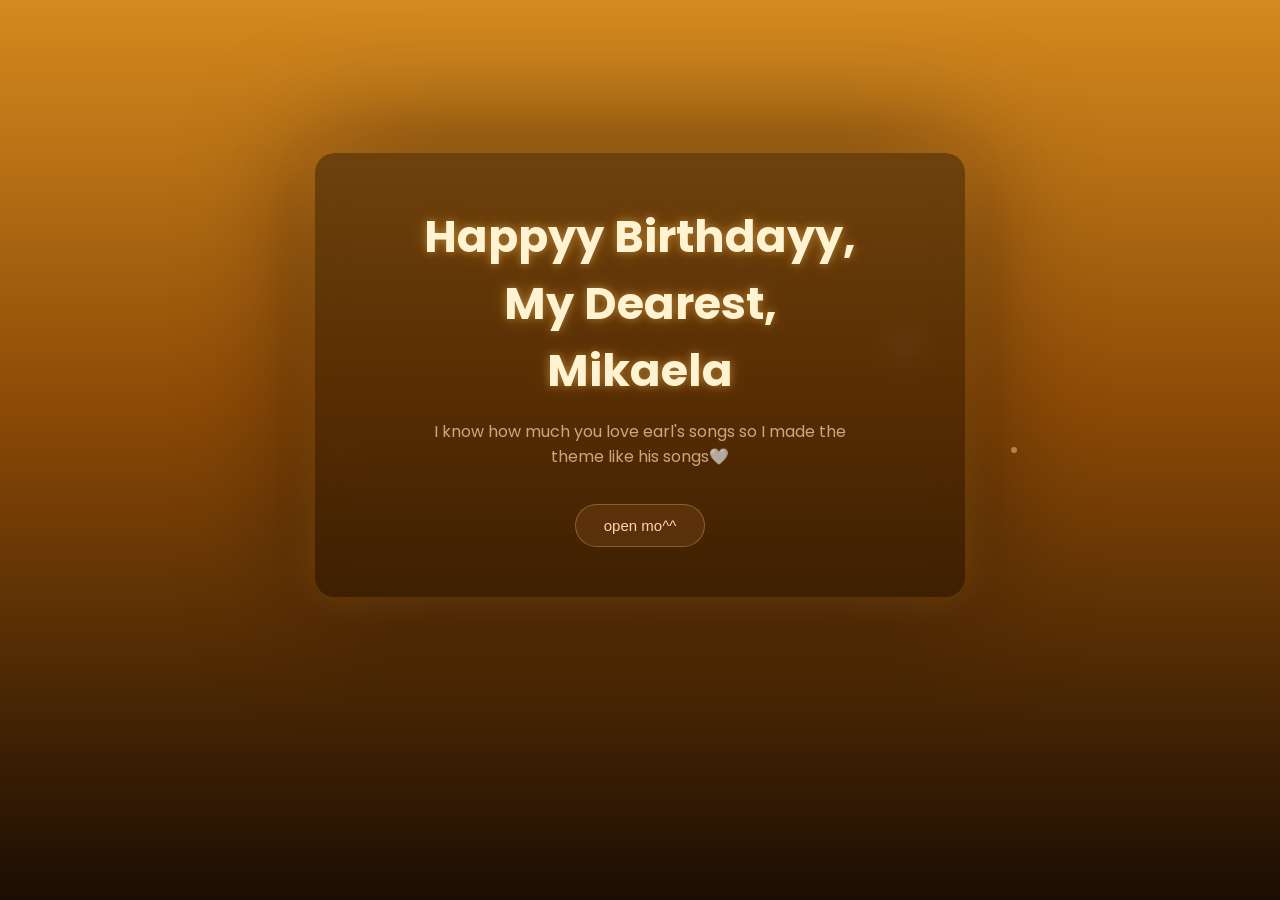
<file: index.html>
<!DOCTYPE html>
<html lang="en">
<head>
    <meta charset="UTF-8">
    <meta name="viewport" content="width=device-width, initial-scale=1.0">
    <title>for you</title>
    <link rel="stylesheet" href="kmcm.css">
</head>

<body>

<div class="overlay"></div>

<div class="container">
    <h1>Happyy Birthdayy,</h1>
    <h1>My Dearest, Mikaela</h1>

    <p class="subtitle">
        I know how much you love earl's songs so I made the theme like his songs🤍
    </p>

    <button onclick="goNext()">open mo^^</button>
</div>

<canvas id="stars"></canvas>

<script>
    function createGlow() {
        const glow = document.createElement("div");
        glow.classList.add("glow");

        glow.style.left = Math.random() * window.innerWidth + "px";
        glow.style.animationDuration = (Math.random() * 5 + 5) + "s";

        document.body.appendChild(glow);

        setTimeout(() => {
            glow.remove();
        }, 8000);
    }

    setInterval(createGlow, 400);

    function createSparkle() {
        const sparkle = document.createElement("div");
        sparkle.classList.add("sparkle");

        sparkle.style.left = Math.random() * window.innerWidth + "px";
        sparkle.style.top = Math.random() * window.innerHeight + "px";

        document.body.appendChild(sparkle);

        setTimeout(() => {
            sparkle.remove();
        }, 2000);
    }

    setInterval(createSparkle, 800);

    function goNext() {
        window.location.href = "wenz2.html";
    }
</script>


</div>
</body>
</html>
</file>
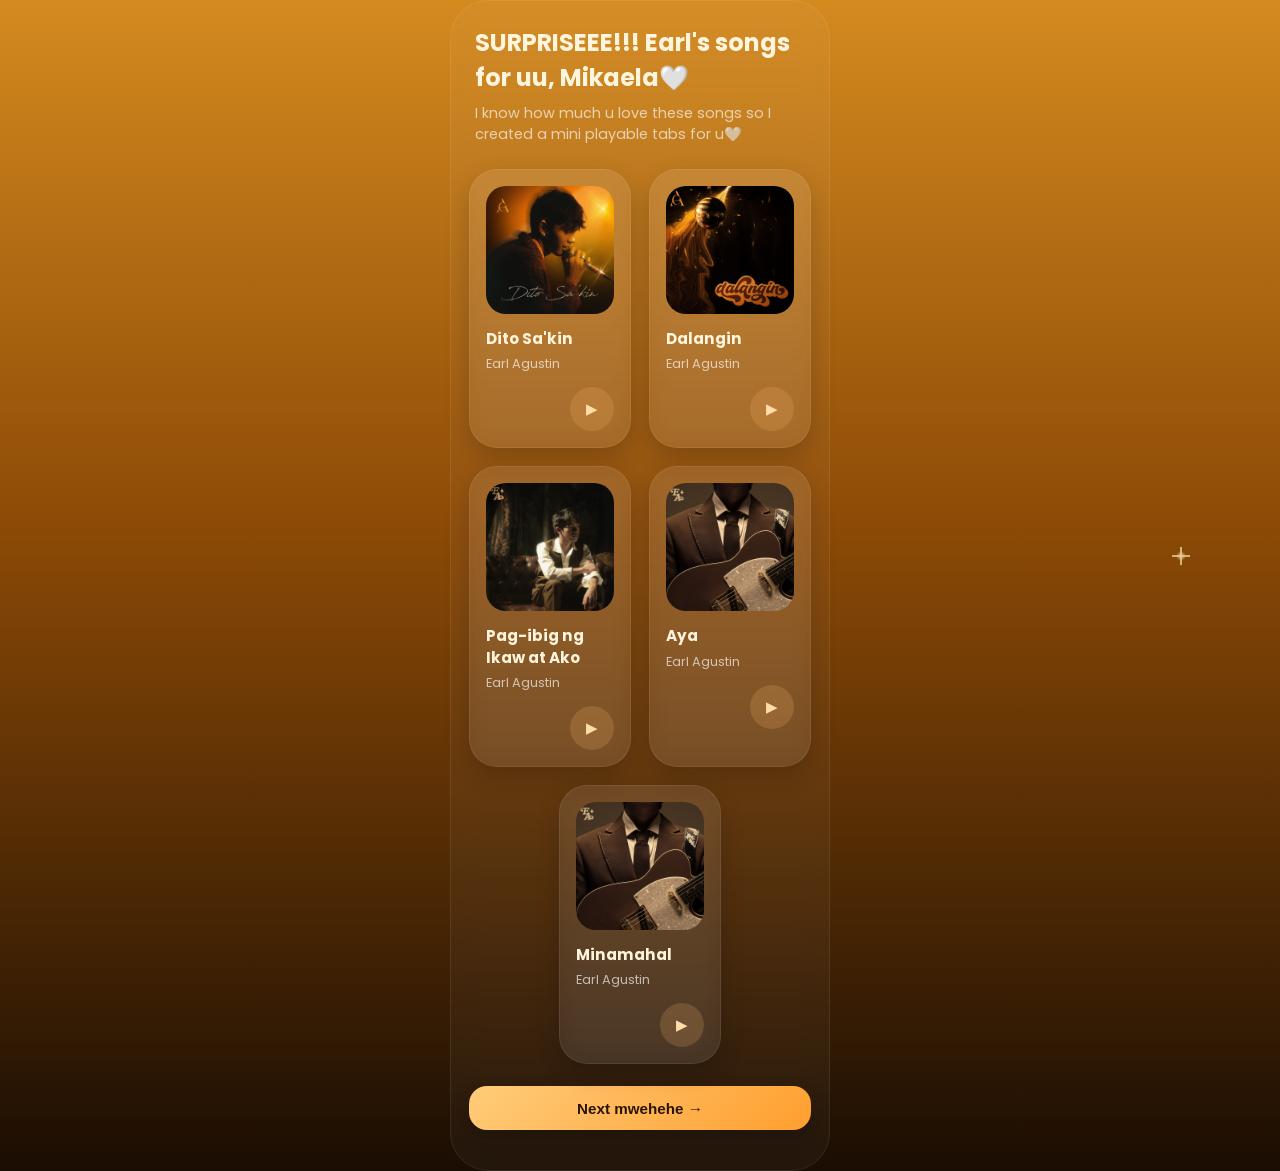
<file: wenz2.html>
<!DOCTYPE html>
<html lang="en">
<head>
<meta charset="UTF-8">
<meta name="viewport" content="width=device-width, initial-scale=1.0">
<title>Playlist</title>
<link rel="stylesheet" href="wenz2.css">
</head>
<body>

<div class="phone-frame">
    <h2 class="title">SURPRISEEE!!!
        Earl's songs for uu, Mikaela🤍</h2>
    <p class="subtitle">I know how much u love these songs so I created a mini playable tabs for u🤍</p>

    <div class="songs-grid">

        <div class="song">
            <img src="earl 1.jpg" alt="">
            <div class="info">
                <h3>Dito Sa'kin</h3>
                <p>Earl Agustin</p>
            </div>
            <button onclick="toggle('a1', this)">▶</button>
            <audio id="a1" src="ditosakin.mp3"></audio>
        </div>

        <div class="song">
            <img src="earl2.jpg" alt="">
            <div class="info">
                <h3>Dalangin</h3>
                <p>Earl Agustin</p>
            </div>
            <button onclick="toggle('a2', this)">▶</button>
            <audio id="a2" src="dalangin.mp3"></audio>
        </div>

        <div class="song">
            <img src="earl5.jpg" alt="">
            <div class="info">
                <h3>Pag-ibig ng Ikaw at Ako</h3>
                <p>Earl Agustin</p>
            </div>
            <button onclick="toggle('a3', this)">▶</button>
            <audio id="a3" src="pagibig.mp3"></audio>
        </div>

        <div class="song">
            <img src="earl4.jpg" alt="">
            <div class="info">
                <h3>Aya</h3>
                <p>Earl Agustin</p>
            </div>
            <button onclick="toggle('a4', this)">▶</button>
            <audio id="a4" src="aya.mp3"></audio>
        </div>

        <div class="song">
            <img src="earl4.jpg" alt="">
            <div class="info">
                <h3>Minamahal</h3>
                <p>Earl Agustin</p>
            </div>
            <button onclick="toggle('a5', this)">▶</button>
            <audio id="a5" src="minamahal.mp3"></audio>
        </div>

    </div>

    <!-- 🔥 NEXT PAGE BUTTON -->
    <button class="next-btn" onclick="goNext()">Next mwehehe →</button>
</div>

<div id="sparkles"></div>

<script>
function toggle(id, btn) {
    const audio = document.getElementById(id);

    document.querySelectorAll("audio").forEach(a => {
        if (a.id !== id) {
            a.pause();
            a.currentTime = 0;
        }
    });

    document.querySelectorAll(".song").forEach(s => {
        s.classList.remove("playing");
    });

    document.querySelectorAll(".song button").forEach(b => {
        b.innerText = "▶";
    });

    if (audio.paused) {
        audio.play();
        btn.innerText = "⏸";
        btn.closest(".song").classList.add("playing");
    } else {
        audio.pause();
        btn.innerText = "▶";
    }
}

/* NEXT PAGE */
function goNext() {
    window.location.href = "wenz3.html";
}

/* sparkles */
function createSparkle() {
    const sparkle = document.createElement("div");
    sparkle.classList.add("sparkle");

    sparkle.style.left = Math.random() * window.innerWidth + "px";
    sparkle.style.top = Math.random() * window.innerHeight + "px";

    document.body.appendChild(sparkle);

    setTimeout(() => sparkle.remove(), 2000);
}

setInterval(createSparkle, 700);
</script>

</div>
</body>
</html>
</file>
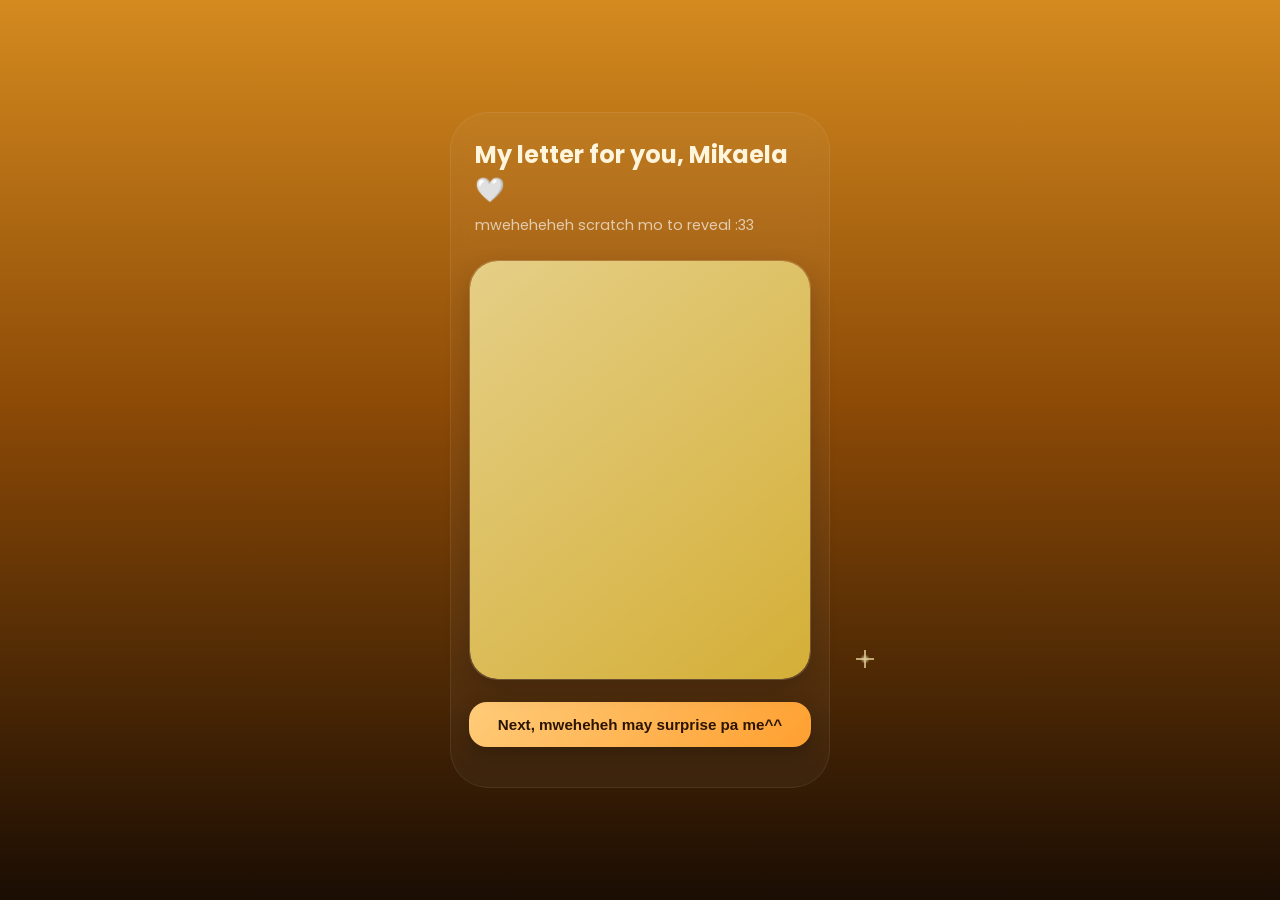
<file: wenz3.html>
<!DOCTYPE html>
<html lang="en">
<head>
<meta charset="UTF-8">
<meta name="viewport" content="width=device-width, initial-scale=1.0">
<title>Letter for Mikaela</title>

<link rel="stylesheet" href="wenz3.css">
</head>

<body>
<div class="fx-layer"></div>
<div class="phone-frame">

    <h2 class="title">My letter for you, Mikaela🤍</h2>
    <p class="subtitle">mweheheheh scratch mo to reveal :33</p>

    <div class="letter-card scratch-container">

        <!-- Hidden letter -->
        <div class="letter-content">
            <p>
                My Dearest, Mikaela,<br><br>

                Happy 15th Birthdayy, Mikaela!! 'wag tutulugan ang bday ha😠 anyways, I pray and wish na sana manatili kang masigla sa paglilingkod mo kay god and sana ingatan ikaw palagi and your fam and punuin pa kayo ni god ng blessings. Another year has passed and sana lagi ka lang gabayan ni god in everything that you do and kung saang lupalop ka man mapunta mweheheh maliligawin ka pa naman, baka maligaw ka, liit mo pa naman, joke mwehehe pero ayon I wish and pray you all the best things sa buhay, Mikaela. I love seeing you win in life always^^ Just remember na nandito lang ako palagi, pumapalakpak sa bawat achievements and wins mo sa buhay. Mananatili sa tabi mo. Lastly, always remember, 'di ka mahirap mahalin, Mikaela🤍 Enjoyyy your dayyy!! and Happyy happy happyy happyy birthdayy puu!! <br><br>

                — your Dearest, Wenz 🤍
            </p>
        </div>

        <!-- Scratch layer -->
        <canvas id="scratchCanvas"></canvas>

    </div>

    <button class="next-btn" onclick="goBack()">Next, mweheheh may surprise pa me^^</button>

</div>

<div id="sparkles"></div>

<script>
function goBack() {
    window.location.href = "wenz4.html";
}

/* sparkles */
function createSparkle() {
    const sparkle = document.createElement("div");
    sparkle.classList.add("sparkle");

    sparkle.style.left = Math.random() * window.innerWidth + "px";
    sparkle.style.top = Math.random() * window.innerHeight + "px";

    document.querySelector(".fx-layer").appendChild(sparkle);

    setTimeout(() => sparkle.remove(), 2000);
}
setInterval(createSparkle, 700);

const canvas = document.getElementById("scratchCanvas");
const ctx = canvas.getContext("2d");

let isDrawing = false;
let lastX = 0;
let lastY = 0;

function resizeCanvas() {
    canvas.width = canvas.offsetWidth;
    canvas.height = canvas.offsetHeight;

    // gold layer
    ctx.globalCompositeOperation = "source-over";
    ctx.fillStyle = "#d4af37";
    ctx.fillRect(0, 0, canvas.width, canvas.height);

    // shine
    const gradient = ctx.createLinearGradient(0, 0, canvas.width, canvas.height);
    gradient.addColorStop(0, "rgba(255,255,255,0.4)");
    gradient.addColorStop(1, "rgba(255,255,255,0)");

    ctx.fillStyle = gradient;
    ctx.fillRect(0, 0, canvas.width, canvas.height);
}

resizeCanvas();
window.addEventListener("resize", resizeCanvas);

function scratchLine(x, y) {
    ctx.globalCompositeOperation = "destination-out";
    ctx.lineWidth = 50;
    ctx.lineCap = "round";

    ctx.beginPath();
    ctx.moveTo(lastX, lastY);
    ctx.lineTo(x, y);
    ctx.stroke();

    lastX = x;
    lastY = y;
}

// mouse
canvas.addEventListener("mousedown", (e) => {
    isDrawing = true;
    const rect = canvas.getBoundingClientRect();
    lastX = e.clientX - rect.left;
    lastY = e.clientY - rect.top;
});

canvas.addEventListener("mouseup", () => isDrawing = false);

canvas.addEventListener("mousemove", (e) => {
    if (!isDrawing) return;
    const rect = canvas.getBoundingClientRect();
    scratchLine(e.clientX - rect.left, e.clientY - rect.top);
});

// touch
canvas.addEventListener("touchstart", (e) => {
    isDrawing = true;

    const rect = canvas.getBoundingClientRect();
    const touch = e.touches[0];

    lastX = touch.clientX - rect.left;
    lastY = touch.clientY - rect.top;
});

canvas.addEventListener("touchend", () => {
    isDrawing = false;
});

canvas.addEventListener("touchmove", (e) => {
    if (!isDrawing) return;

    e.preventDefault(); // only while scratching

    const rect = canvas.getBoundingClientRect();
    const touch = e.touches[0];

    scratchLine(
        touch.clientX - rect.left,
        touch.clientY - rect.top
    );
});
function createGlow() {
    const glow = document.createElement("div");
    glow.classList.add("glow");

    glow.style.left = Math.random() * window.innerWidth + "px";
    glow.style.top = window.innerHeight + "px"; // start from bottom

    document.querySelector(".fx-layer").appendChild(glow);
    setTimeout(() => {
        glow.remove();
    }, 8000);
}

setInterval(createGlow, 400);
</script>

</div>
</body>
</html>
</file>
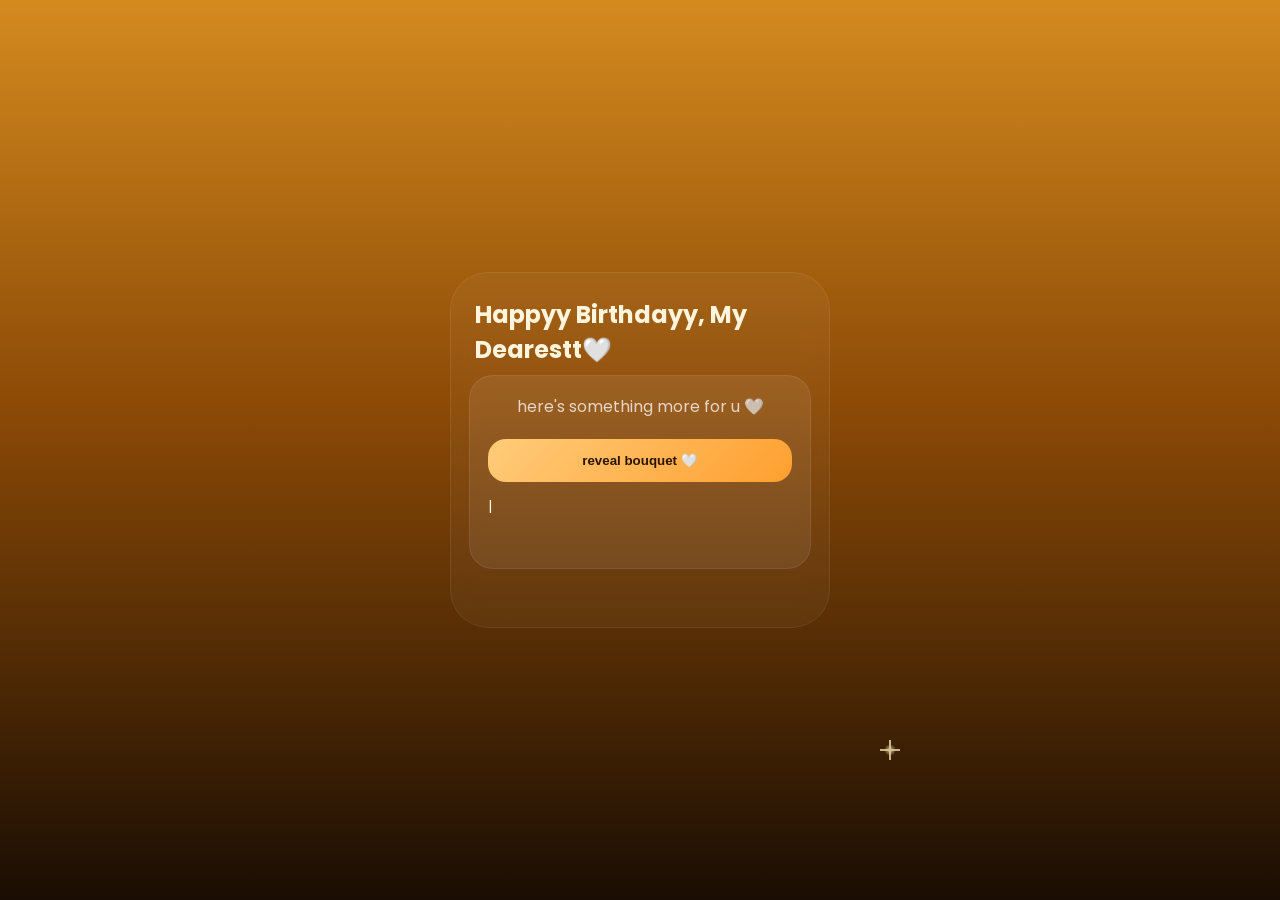
<file: wenz4.html>
<!DOCTYPE html>
<html lang="en">
<head>
<meta charset="UTF-8">
<meta name="viewport" content="width=device-width, initial-scale=1.0">
<title>Happy Birthdayy, Mikaela!!</title>

<link rel="stylesheet" href="wenz4.css">
</head>

<body>
<div class="fx-layer"></div>
<div class="phone-frame">

    <h2 class="title">Happyy Birthdayy, My Dearestt🤍</h2>

    <!-- 🌸 BOUQUET -->
    <div id="surpriseSection" class="card fade-in">
        <p class="subtitle">here's something more for u 🤍</p>

        <button class="reveal-btn" onclick="showBouquet()">
            reveal bouquet 🤍
        </button>

        <div id="bouquetBox">
            <img src="bouquet.jpg" class="surprise-img">
        </div>

        <p id="typeMessage" class="typewriter"></p>

        <button class="next-btn hidden" id="nextAfterReveal" onclick="goToPlan()">
            next 🤍
        </button>
    </div>

    <!-- 🗓 PLAN -->
    <div id="planSection" class="card hidden fade-in">
        <label>what time ka free? mwheheh</label>
        <input type="time" id="timeInput">

        <label>where ikaw free?</label>
        <input type="text" id="placeInput" placeholder="lagay mo dito hehe">

        <button class="confirm-btn" onclick="submitPlan()">
            confirm hehe
        </button>

        <p id="resultMsg" class="result-msg"></p>

        <button class="next-btn" onclick="goNextPage()">
            last page 🤍
        </button>
    </div>

</div>

<!-- 🎵 MUSIC -->
<audio id="bgMusic" autoplay loop>
    <source src="dear.mp3" type="audio/mpeg">
</audio>

<div id="sparkles"></div>

<script>

/* 🌸 REVEAL + TYPEWRITER */
function showBouquet() {
    const box = document.getElementById("bouquetBox");
    const messageEl = document.getElementById("typeMessage");
    const nextBtn = document.getElementById("nextAfterReveal");

    box.classList.add("show");

    const text = "Remember when I asked you to give me 3 flowers na nagagandahan ka? I've maked a digital version of it nung sinend mo na gerberas and rose, and added tulips and gumamela as well I hope you love it, Mikaela😉 Happy Birthdayyy🤍";
    let i = 0;

    messageEl.innerHTML = "";

    setTimeout(() => {
        function typeWriter() {
            if (i < text.length) {
                messageEl.innerHTML += text.charAt(i);
                i++;
                setTimeout(typeWriter, 35);
            } else {
                nextBtn.classList.remove("hidden");
            }
        }
        typeWriter();
    }, 500);
}

/* 👉 NEXT STEP */
function goToPlan() {
    const surprise = document.getElementById("surpriseSection");
    const plan = document.getElementById("planSection");

    surprise.classList.add("fade-out");

    setTimeout(() => {
        surprise.classList.add("hidden");
        plan.classList.remove("hidden");
    }, 500);
}

/* 👉 LAST PAGE */
function goNextPage() {
    window.location.href = "wenz5.html";
}

/* PLAN */
function submitPlan() {
    const time = document.getElementById("timeInput").value;
    const place = document.getElementById("placeInput").value;

    if (!time || !place) {
        document.getElementById("resultMsg").innerText =
            "uy fill mo muna 😠";
        return;
    }

    document.getElementById("resultMsg").innerText =
        "noted hehe, see you " + time + " sa " + place + " 🤍";
}

/* 🎵 AUTOPLAY FIX */
window.addEventListener("load", () => {
    const music = document.getElementById("bgMusic");

    const playPromise = music.play();

    if (playPromise !== undefined) {
        playPromise.catch(() => {
            document.body.addEventListener("click", () => {
                music.play();
            }, { once: true });
        });
    }
});

/* ✨ SPARKLES */
function createSparkle() {
    const sparkle = document.createElement("div");
    sparkle.classList.add("sparkle");

    sparkle.style.left = Math.random() * window.innerWidth + "px";
    sparkle.style.top = Math.random() * window.innerHeight + "px";

   document.querySelector(".fx-layer").appendChild(sparkle);

    setTimeout(() => sparkle.remove(), 2000);
}
setInterval(createSparkle, 700);
/* ✨ FLOATING BUBBLES */
function createGlow() {
    const glow = document.createElement("div");
    glow.classList.add("glow");

    glow.style.left = Math.random() * window.innerWidth + "px";
    glow.style.top = window.innerHeight + "px"; // start from bottom

    document.querySelector(".fx-layer").appendChild(glow);
    setTimeout(() => {
        glow.remove();
    }, 8000);
}

setInterval(createGlow, 400);
</script>


</div>
</body>
</html>
</file>
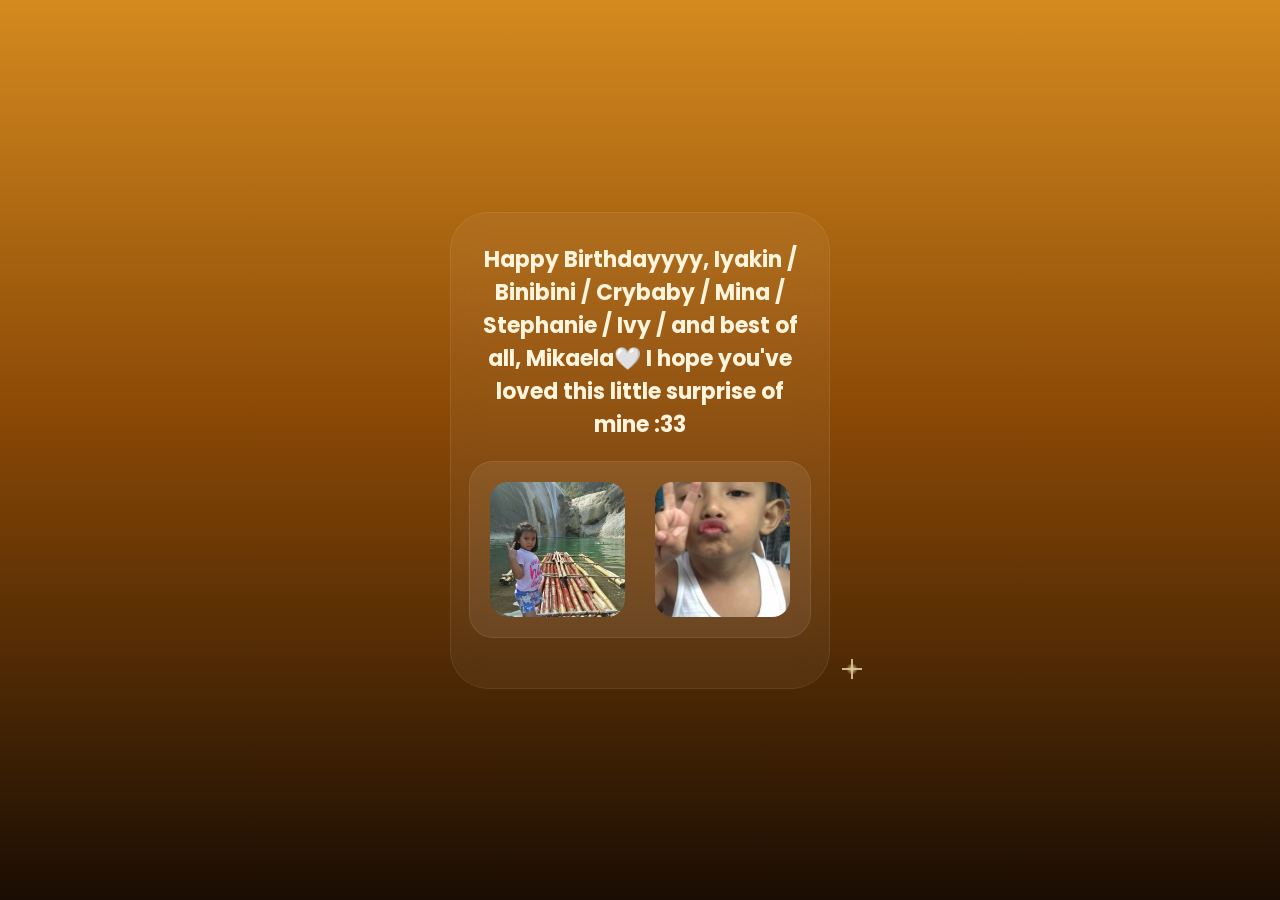
<file: wenz5.html>
<!DOCTYPE html>
<html lang="en">
<head>
<meta charset="UTF-8">
<meta name="viewport" content="width=device-width, initial-scale=1.0">
<title>Happy Birthday Mikaela</title>

<link rel="stylesheet" href="wenz5.css">
</head>

<body>

<div class="fx-layer"></div>

<div class="phone-frame fade-in">

    <h1 class="big-title">Happy Birthdayyyy, Iyakin / Binibini / Crybaby / Mina / Stephanie / Ivy / and best of all, Mikaela🤍 I hope you've loved this little surprise of mine :33</h1>

    <div class="card photo-card">

        <div class="photo-container">

            <!-- YOUR PIC -->
            <div class="photo-box left">
                <img src="wenz.jpg" alt="Your childhood pic">
                <p>me</p>
            </div>

            

            <!-- HER PIC -->
            <div class="photo-box right">
                <img src="mikay.jpg" alt="Her childhood pic">
                <p>you</p>
            </div>

        </div>

    </div>

</div>

<!-- ✨ SPARKLES -->
<div id="sparkles"></div>

<script>

/* ✨ SPARKLES */
function createSparkle() {
    const sparkle = document.createElement("div");
    sparkle.classList.add("sparkle");

    sparkle.style.left = Math.random() * window.innerWidth + "px";
    sparkle.style.top = Math.random() * window.innerHeight + "px";

    document.querySelector(".fx-layer").appendChild(sparkle);

    setTimeout(() => sparkle.remove(), 2000);
}
setInterval(createSparkle, 700);

/* ✨ BUBBLES */
function createGlow() {
    const glow = document.createElement("div");
    glow.classList.add("glow");

    glow.style.left = Math.random() * window.innerWidth + "px";
    glow.style.top = window.innerHeight + "px";

    document.querySelector(".fx-layer").appendChild(glow);

    setTimeout(() => glow.remove(), 8000);
}
setInterval(createGlow, 400);

/* 🌅 PAGE LOAD ANIMATION */
window.addEventListener("load", () => {
    document.body.classList.add("loaded");
});

</script>

</div>
</body>
</html>
</file>
<file: kmcm.css>
@import url('https://fonts.googleapis.com/css2?family=Poppins:wght@300;500;700&display=swap');

* {
    margin: 0;
    padding: 0;
    box-sizing: border-box;
}

body {
    margin: 0;
    font-family: 'Poppins', sans-serif;

    background: linear-gradient(
        180deg,
        #d48a1f 0%,
        #8c4a06 45%,
        #1a0d03 100%
    );

    color: #f5e6d3;
    height: 100vh;

    display: grid;
    place-items: center;
    overflow: hidden;
    position: relative;
}

/* ===== CONTAINER ===== */
.container {
    text-align: center;
    position: relative;
    z-index: 5;

    width: 90vw;
    max-width: 650px;

    padding: 50px 100px;

    border-radius: 20px;

    background: rgba(20, 10, 0, 0.45);
    backdrop-filter: blur(14px);

    box-shadow: 
        0 0 40px rgba(255, 180, 80, 0.15),
        0 0 80px rgba(255, 140, 40, 0.1),
        0 0 120px rgba(0, 0, 0, 0.6);
}

/* ===== TEXT ===== */
h1 {
    font-size: 2.8em;
    font-weight: 700;
    color: #fff3d1;

    text-shadow:
        0 0 8px rgba(255, 210, 120, 0.4),
        0 0 20px rgba(255, 170, 60, 0.25);
}

p {
    font-size: 1em;
    margin: 15px 0;
    color: rgba(255, 220, 180, 0.7);
}

/* ===== BUTTON ===== */
button {
    margin-top: 20px;
    padding: 12px 28px;
    font-size: 15px;

    border-radius: 30px;
    border: 1px solid rgba(255, 200, 120, 0.3);

    background: rgba(255, 170, 80, 0.1);
    color: #ffd8a8;

    cursor: pointer;
    transition: all 0.3s ease;
}

button:hover {
    background: rgba(255, 170, 80, 0.25);
    box-shadow: 0 0 15px rgba(255, 150, 60, 0.4);
    transform: scale(1.05);
}

/* ===== PARTICLES ===== */
.glow {
    position: absolute;
    width: 6px;
    height: 6px;
    background: #ffcc80;
    border-radius: 50%;
    opacity: 0.6;
    animation: floatUp 8s linear infinite;
}

@keyframes floatUp {
    0% { transform: translateY(0); opacity: 0.6; }
    100% { transform: translateY(-800px); opacity: 0; }
}

.sparkle {
    position: absolute;
    width: 12px;
    height: 12px;
    background: radial-gradient(circle, #fff6cc 0%, transparent 70%);
    border-radius: 50%;
    animation: sparkleAnim 2s ease-in-out infinite;
}

.sparkle::before,
.sparkle::after {
    content: "";
    position: absolute;
    background: rgba(255, 240, 180, 0.8);
}

.sparkle::before {
    width: 2px;
    height: 20px;
    left: 50%;
    top: -4px;
    transform: translateX(-50%);
}

.sparkle::after {
    width: 20px;
    height: 2px;
    top: 50%;
    left: -4px;
    transform: translateY(-50%);
}

@keyframes sparkleAnim {
    0%, 100% { opacity: 0.2; transform: scale(0.8); }
    50% { opacity: 1; transform: scale(1.2); }
}
</file>
<file: wenz2.css>
@import url('https://fonts.googleapis.com/css2?family=Poppins:wght@300;500;700&display=swap');

/* ===== BODY ===== */
* {
    box-sizing: border-box;
}

body {
    margin: 0;
    font-family: 'Poppins', sans-serif;
    min-height: 100vh;
    display: flex;
    justify-content: center;
    align-items: center;
    background:
        linear-gradient(
            180deg,
            #d48a1f 0%,
            #8c4a06 45%,
            #1a0d03 100%
        );
    overflow-x: hidden;
    position: relative;
}

/* ===== PHONE FRAME ===== */
.phone-frame {
    width: 380px;
    max-width: 95%;
    padding: 24px 0 40px;
    border-radius: 38px;
    background: rgba(255,255,255,0.04);
    border: 1px solid rgba(255,255,255,0.08);
    backdrop-filter: blur(12px);
    position: relative;
    z-index: 2;
}

/* ===== TITLE ===== */
.title {
    margin: 0 24px 8px;
    color: #fff4dc;
    font-size: 1.5rem;
    font-weight: 700;
}

.subtitle {
    margin: 0 24px 24px;
    color: rgba(255,255,255,0.65);
    font-size: 0.9rem;
}

/* ===== SONG GRID (SIDE BY SIDE FLEX) ===== */
.songs-grid {
    display: flex;
    flex-wrap: wrap;
    gap: 18px;
    padding: 0 18px;
    justify-content: center;
}

/* ===== APPLE MUSIC STYLE CARD ===== */
.song {
    width: calc(50% - 9px);
    min-width: 155px;
    padding: 16px;
    border-radius: 28px;
    background: rgba(255,255,255,0.07);
    border: 1px solid rgba(255,255,255,0.08);
    box-shadow:
        0 10px 24px rgba(0,0,0,0.18),
        inset 0 0 10px rgba(255,255,255,0.02);
    backdrop-filter: blur(12px);

    display: flex;
    flex-direction: column;
    gap: 14px;

    transition: 0.3s ease;
}

.song:hover {
    transform: translateY(-4px);
    background: rgba(255, 190, 110, 0.08);
}

/* ===== ALBUM COVER ===== */
.song img {
    width: 100%;
    aspect-ratio: 1 / 1;
    border-radius: 20px;
    object-fit: cover;
    display: block;
}

/* ===== TEXT ===== */
.info h3 {
    margin: 0;
    font-size: 0.95rem;
    color: #fff4dc;
    line-height: 1.4;
}

.info p {
    margin: 6px 0 0;
    font-size: 0.8rem;
    color: rgba(255,255,255,0.65);
}

/* ===== PLAY BUTTON ===== */
button {
    width: 44px;
    height: 44px;
    border: none;
    border-radius: 50%;
    background: rgba(255, 190, 110, 0.18);
    color: #ffdca8;
    cursor: pointer;
    font-size: 15px;
    align-self: flex-end;
    transition: 0.25s ease;
}

button:hover {
    background: rgba(255, 190, 110, 0.35);
    transform: scale(1.08);
}

/* ===== SPARKLES ===== */
.sparkle {
    position: absolute;
    width: 10px;
    height: 10px;
    background: radial-gradient(
        circle,
        #fff6cc 0%,
        rgba(255,255,255,0) 70%
    );
    border-radius: 50%;
    opacity: 0.8;
    animation: sparkleAnim 2s ease-in-out infinite;
    pointer-events: none;
    z-index: 1;
}

.sparkle::before,
.sparkle::after {
    content: "";
    position: absolute;
    background: rgba(255, 240, 180, 0.8);
}

.sparkle::before {
    width: 2px;
    height: 18px;
    left: 50%;
    top: -4px;
    transform: translateX(-50%);
}

.sparkle::after {
    width: 18px;
    height: 2px;
    top: 50%;
    left: -4px;
    transform: translateY(-50%);
}

@keyframes sparkleAnim {
    0%, 100% {
        opacity: 0.2;
        transform: scale(0.8);
    }
    50% {
        opacity: 1;
        transform: scale(1.2);
    }
}

/* ===== MOBILE ===== */
@media (max-width: 480px) {
    .song {
        width: 100%;
    }
}

.next-btn {
    margin-top: 22px;
    width: calc(100% - 36px);
    margin-left: 18px;
    padding: 14px;
    border: none;
    border-radius: 18px;
    background: linear-gradient(135deg, #ffcc7a, #ff9f2f);
    color: #2b1400;
    font-weight: 600;
    font-size: 0.95rem;
    cursor: pointer;
    transition: 0.25s ease;
    box-shadow: 0 8px 20px rgba(0,0,0,0.25);
}

.next-btn:hover {
    transform: translateY(-2px);
    filter: brightness(1.05);
}

/* ===== PAGE FADE IN ===== */
.phone-frame {
    animation: fadeIn 0.8s ease forwards;
}

@keyframes fadeIn {
    from {
        opacity: 0;
        transform: translateY(15px);
    }
    to {
        opacity: 1;
        transform: translateY(0);
    }
}

/* ===== SONG STAGGER ANIMATION ===== */
.song {
    opacity: 0;
    transform: translateY(20px);
    animation: songFade 0.6s ease forwards;
}

.song:nth-child(1) { animation-delay: 0.2s; }
.song:nth-child(2) { animation-delay: 0.35s; }
.song:nth-child(3) { animation-delay: 0.5s; }
.song:nth-child(4) { animation-delay: 0.65s; }
.song:nth-child(5) { animation-delay: 0.8s; }

@keyframes songFade {
    to {
        opacity: 1;
        transform: translateY(0);
    }
}
</file>
<file: wenz3.css>
@import url('https://fonts.googleapis.com/css2?family=Poppins:wght@300;500;700&display=swap');

* {
    box-sizing: border-box;
}

body {
    margin: 0;
    font-family: 'Poppins', sans-serif;
    min-height: 100vh;

    display: flex;
    justify-content: center;
    align-items: center;

    background: linear-gradient(
        180deg,
        #d48a1f 0%,
        #8c4a06 45%,
        #1a0d03 100%
    );

    overflow-x: hidden;
    position: relative;
}

/* ===== PHONE FRAME ===== */
.phone-frame {
    width: 380px;
    max-width: 95%;
    padding: 24px 0 40px;
    border-radius: 38px;

    background: rgba(255,255,255,0.04);
    border: 1px solid rgba(255,255,255,0.08);
    backdrop-filter: blur(12px);

    position: relative;
    z-index: 2;
}

/* ===== TITLE ===== */
.title {
    margin: 0 24px 8px;
    color: #fff4dc;
    font-size: 1.5rem;
    font-weight: 700;
}

/* ===== SUBTITLE ===== */
.subtitle {
    margin: 0 24px 24px;
    color: rgba(255,255,255,0.65);
    font-size: 0.9rem;
}

/* ===== LETTER CARD ===== */
.letter-card {
    margin: 0 18px;
    padding: 18px;
    border-radius: 28px;

    background: rgba(255,255,255,0.07);
    border: 1px solid rgba(255,255,255,0.08);
    backdrop-filter: blur(12px);

    box-shadow:
        0 10px 24px rgba(0,0,0,0.18),
        inset 0 0 10px rgba(255,255,255,0.02);

    color: rgba(255,255,255,0.85);
    font-size: 0.9rem;
    line-height: 1.6;

    max-height: 420px;
    overflow-y: auto;

    position: relative;
}

/* ===== SCRATCH ===== */
.scratch-container {
    position: relative;
}

.letter-content {
    position: relative;
    z-index: 1;
}

#scratchCanvas {
    position: absolute;
    top: 0;
    left: 0;
    width: 100%;
    height: 100%;

    border-radius: 28px;
    z-index: 2;
    cursor: pointer;

    touch-action: none;
}

/* ===== SCROLLBAR ===== */
.letter-card::-webkit-scrollbar {
    width: 5px;
}

.letter-card::-webkit-scrollbar-thumb {
    background: rgba(255, 200, 120, 0.4);
    border-radius: 10px;
}

/* ===== BUTTON ===== */
.next-btn {
    margin-top: 22px;
    width: calc(100% - 36px);
    margin-left: 18px;

    padding: 14px;
    border: none;
    border-radius: 18px;

    background: linear-gradient(135deg, #ffcc7a, #ff9f2f);
    color: #2b1400;

    font-weight: 600;
    font-size: 0.95rem;
    cursor: pointer;

    transition: 0.25s ease;

    box-shadow: 0 8px 20px rgba(0,0,0,0.25);
}

.next-btn:hover {
    transform: translateY(-2px);
    filter: brightness(1.05);
}

/* ===== SPARKLES ===== */
.sparkle {
    position: absolute;
    width: 10px;
    height: 10px;

    background: radial-gradient(circle, #fff6cc 0%, rgba(255,255,255,0) 70%);
    border-radius: 50%;

    opacity: 0.8;
    animation: sparkleAnim 2s ease-in-out infinite;

    pointer-events: none;
    z-index: 1;
}

.sparkle::before,
.sparkle::after {
    content: "";
    position: absolute;
    background: rgba(255, 240, 180, 0.8);
}

.sparkle::before {
    width: 2px;
    height: 18px;
    left: 50%;
    top: -4px;
    transform: translateX(-50%);
}

.sparkle::after {
    width: 18px;
    height: 2px;
    top: 50%;
    left: -4px;
    transform: translateY(-50%);
}

@keyframes sparkleAnim {
    0%, 100% {
        opacity: 0.2;
        transform: scale(0.8);
    }
    50% {
        opacity: 1;
        transform: scale(1.2);
    }
}

.fx-layer {
    position: fixed;
    top: 0;
    left: 0;

    width: 100%;
    height: 100%;

    pointer-events: none;
    overflow: hidden;
    z-index: 0;
}

/* make sure your UI is above effects */
.phone-frame {
    position: relative;
    z-index: 2;
}

.phone-frame {
    animation: fadeIn 0.8s ease forwards;
}

@keyframes fadeIn {
    from {
        opacity: 0;
        transform: translateY(15px);
    }
    to {
        opacity: 1;
        transform: translateY(0);
    }
}

/* ===== SONG STAGGER ANIMATION ===== */
.song {
    opacity: 0;
    transform: translateY(20px);
    animation: songFade 0.6s ease forwards;
}

.song:nth-child(1) { animation-delay: 0.2s; }
.song:nth-child(2) { animation-delay: 0.35s; }
.song:nth-child(3) { animation-delay: 0.5s; }
.song:nth-child(4) { animation-delay: 0.65s; }
.song:nth-child(5) { animation-delay: 0.8s; }

@keyframes songFade {
    to {
        opacity: 1;
        transform: translateY(0);
    }
}
</file>
<file: wenz4.css>
@import url('https://fonts.googleapis.com/css2?family=Poppins:wght@300;500;700&display=swap');

* {
    box-sizing: border-box;
}

body {
    margin: 0;
    font-family: 'Poppins', sans-serif;
    min-height: 100vh;

    display: flex;
    justify-content: center;
    align-items: center;

    background: linear-gradient(
        180deg,
        #d48a1f 0%,
        #8c4a06 45%,
        #1a0d03 100%
    );

    overflow-x: hidden;
}

/* FRAME */
.phone-frame {
    width: 380px;
    max-width: 95%;
    padding: 24px 0 40px;
    border-radius: 38px;

    background: rgba(255,255,255,0.04);
    border: 1px solid rgba(255,255,255,0.08);
    backdrop-filter: blur(12px);
}

/* TEXT */
.title {
    margin: 0 24px 8px;
    color: #fff4dc;
}

.subtitle {
    margin: 0 0 12px;
    color: rgba(255,255,255,0.75);
    text-align: center;
}

/* CARD */
.card {
    margin: 0 18px 18px;
    padding: 18px;
    border-radius: 24px;

    background: rgba(255,255,255,0.07);
    border: 1px solid rgba(255,255,255,0.08);
}

/* 🌸 BOUQUET */
#bouquetBox {
    opacity: 0;
    transform: scale(0.8);
    max-height: 0;
    overflow: hidden;
    transition: all 0.6s ease;
}

#bouquetBox.show {
    opacity: 1;
    transform: scale(1);
    max-height: 500px;
    margin-top: 12px;
}

.surprise-img {
    width: 100%;
    border-radius: 16px;
}

/* 💬 TYPEWRITER */
.typewriter {
    margin-top: 14px;
    color: #fff4dc;
    font-size: 14px;
    min-height: 40px;
}

.typewriter::after {
    content: "|";
    animation: blink 1s infinite;
}

@keyframes blink {
    0%,100% { opacity: 0; }
    50% { opacity: 1; }
}

/* ✨ FADE */
.fade-in {
    animation: fadeIn 0.8s ease;
}

.fade-out {
    animation: fadeOut 0.5s ease forwards;
}

@keyframes fadeIn {
    from {
        opacity: 0;
        transform: translateY(20px);
    }
    to {
        opacity: 1;
        transform: translateY(0);
    }
}

@keyframes fadeOut {
    to {
        opacity: 0;
        transform: translateY(-20px);
    }
}

/* INPUT */
.card input {
    width: 100%;
    padding: 10px;
    margin-top: 6px;
    margin-bottom: 10px;

    border-radius: 12px;
    border: none;

    background: rgba(255,255,255,0.1);
    color: white;
}

/* BUTTONS */
.reveal-btn,
.confirm-btn,
.next-btn {
    width: 100%;
    padding: 14px;
    border: none;
    border-radius: 18px;

    background: linear-gradient(135deg, #ffcc7a, #ff9f2f);
    color: #2b1400;

    font-weight: 600;
    cursor: pointer;
    margin-top: 8px;
}

/* RESULT */
.result-msg {
    margin-top: 10px;
    color: #ffe4b3;
}

/* HIDDEN */
.hidden {
    display: none;
}

/* ✨ SPARKLES (FIXED) */
.sparkle {
    position: absolute;
    width: 12px;
    height: 12px;

    background: radial-gradient(circle, #fff6cc 0%, rgba(255,255,255,0) 70%);
    border-radius: 50%;

    opacity: 0.8;
    pointer-events: none;

    animation: sparkleAnim 2s ease-in-out infinite;
}

/* ✨ CROSS LIGHT */
.sparkle::before,
.sparkle::after {
    content: "";
    position: absolute;
    background: rgba(255, 240, 180, 0.9);
}

/* vertical line */
.sparkle::before {
    width: 2px;
    height: 20px;
    left: 50%;
    top: -4px;
    transform: translateX(-50%);
}

/* horizontal line */
.sparkle::after {
    width: 20px;
    height: 2px;
    top: 50%;
    left: -4px;
    transform: translateY(-50%);
}

/* animation */
@keyframes sparkleAnim {
    0% {
        opacity: 0;
        transform: scale(0.6) rotate(0deg);
    }
    50% {
        opacity: 1;
        transform: scale(1.2) rotate(45deg);
    }
    100% {
        opacity: 0;
        transform: scale(0.6) rotate(90deg);
    }
}

/* ✨ FLOATING BUBBLES (GLOW PARTICLES) */
.glow {
    position: absolute;
    width: 8px;
    height: 8px;

    background: radial-gradient(circle, #ffcc80 0%, rgba(255,255,255,0) 70%);
    border-radius: 50%;

    opacity: 0.6;
    pointer-events: none;

    animation: floatUp 8s linear forwards;
}

/* upward float movement */
@keyframes floatUp {
    0% {
        transform: translateY(0);
        opacity: 0.6;
    }
    100% {
        transform: translateY(-900px);
        opacity: 0;
    }
}

.fx-layer {
    position: fixed;
    top: 0;
    left: 0;

    width: 100%;
    height: 100%;

    pointer-events: none;
    overflow: hidden;
    z-index: 0;
}

/* make sure your UI is above effects */
.phone-frame {
    position: relative;
    z-index: 2;
}
</file>
<file: wenz5.css>
@import url('https://fonts.googleapis.com/css2?family=Poppins:wght@300;500;700&display=swap');

* {
    box-sizing: border-box;
}

body {
    margin: 0;
    font-family: 'Poppins', sans-serif;
    min-height: 100vh;

    display: flex;
    justify-content: center;
    align-items: center;

    background: linear-gradient(
        180deg,
        #d48a1f 0%,
        #8c4a06 45%,
        #1a0d03 100%
    );

    overflow: hidden;
}

/* FRAME */
.phone-frame {
    width: 380px;
    max-width: 95%;
    padding: 30px 0 50px;
    border-radius: 38px;

    background: rgba(255,255,255,0.05);
    border: 1px solid rgba(255,255,255,0.08);
    backdrop-filter: blur(14px);

    text-align: center;
}

/* BIG TITLE */
.big-title {
    color: #fff4dc;
    margin: 0 20px 20px;
    font-size: 22px;

    opacity: 0;
    transform: translateY(-20px);
    transition: all 1s ease;
}

/* CARD */
.card {
    margin: 0 18px;
    padding: 20px;
    border-radius: 24px;

    background: rgba(255,255,255,0.07);
    border: 1px solid rgba(255,255,255,0.08);
}

/* PHOTO LAYOUT */
.photo-container {
    display: flex;
    align-items: center;
    justify-content: space-between;
    gap: 10px;
}

/* PHOTO BOX */
.photo-box {
    width: 45%;
    
    aspect-ratio: 1 / 1; /* makes both perfectly square */
    overflow: hidden;
    border-radius: 18px;

    opacity: 0;
    transform: translateY(30px) scale(0.9);
    transition: all 1s ease;
}

/* IMAGE FIT FIX */
.photo-box img {
    width: 100%;
    height: 100%;
    object-fit: cover; /* 🔥 crops instead of stretching */
}
/* HEART */
.heart {
    font-size: 24px;
    opacity: 0;
    transform: scale(0.5);
    transition: all 1s ease 0.5s;
}

/* ✨ WHEN LOADED */
body.loaded .big-title {
    opacity: 1;
    transform: translateY(0);
}

body.loaded .photo-box {
    opacity: 1;
    transform: translateY(0) scale(1);
}

body.loaded .photo-box.left {
    transition-delay: 0.4s;
}

body.loaded .photo-box.right {
    transition-delay: 0.8s;
}

body.loaded .heart {
    opacity: 1;
    transform: scale(1);
}

/* ✨ SPARKLES */
.sparkle {
    position: absolute;
    width: 12px;
    height: 12px;

    background: radial-gradient(circle, #fff6cc 0%, rgba(255,255,255,0) 70%);
    border-radius: 50%;

    opacity: 0.8;
    pointer-events: none;

    animation: sparkleAnim 2s ease-in-out infinite;
}

.sparkle::before,
.sparkle::after {
    content: "";
    position: absolute;
    background: rgba(255, 240, 180, 0.9);
}

.sparkle::before {
    width: 2px;
    height: 20px;
    left: 50%;
    top: -4px;
    transform: translateX(-50%);
}

.sparkle::after {
    width: 20px;
    height: 2px;
    top: 50%;
    left: -4px;
    transform: translateY(-50%);
}

@keyframes sparkleAnim {
    0% { opacity: 0; transform: scale(0.6) rotate(0deg); }
    50% { opacity: 1; transform: scale(1.2) rotate(45deg); }
    100% { opacity: 0; transform: scale(0.6) rotate(90deg); }
}

/* ✨ BUBBLES */
.glow {
    position: absolute;
    width: 8px;
    height: 8px;

    background: radial-gradient(circle, #ffcc80 0%, rgba(255,255,255,0) 70%);
    border-radius: 50%;

    opacity: 0.6;
    pointer-events: none;

    animation: floatUp 8s linear forwards;
}

@keyframes floatUp {
    0% { transform: translateY(0); opacity: 0.6; }
    100% { transform: translateY(-900px); opacity: 0; }
}

/* FX LAYER */
.fx-layer {
    position: fixed;
    top: 0;
    left: 0;
    width: 100%;
    height: 100%;

    pointer-events: none;
    overflow: hidden;
    z-index: 0;
}

.phone-frame {
    position: relative;
    z-index: 2;
}
</file>
